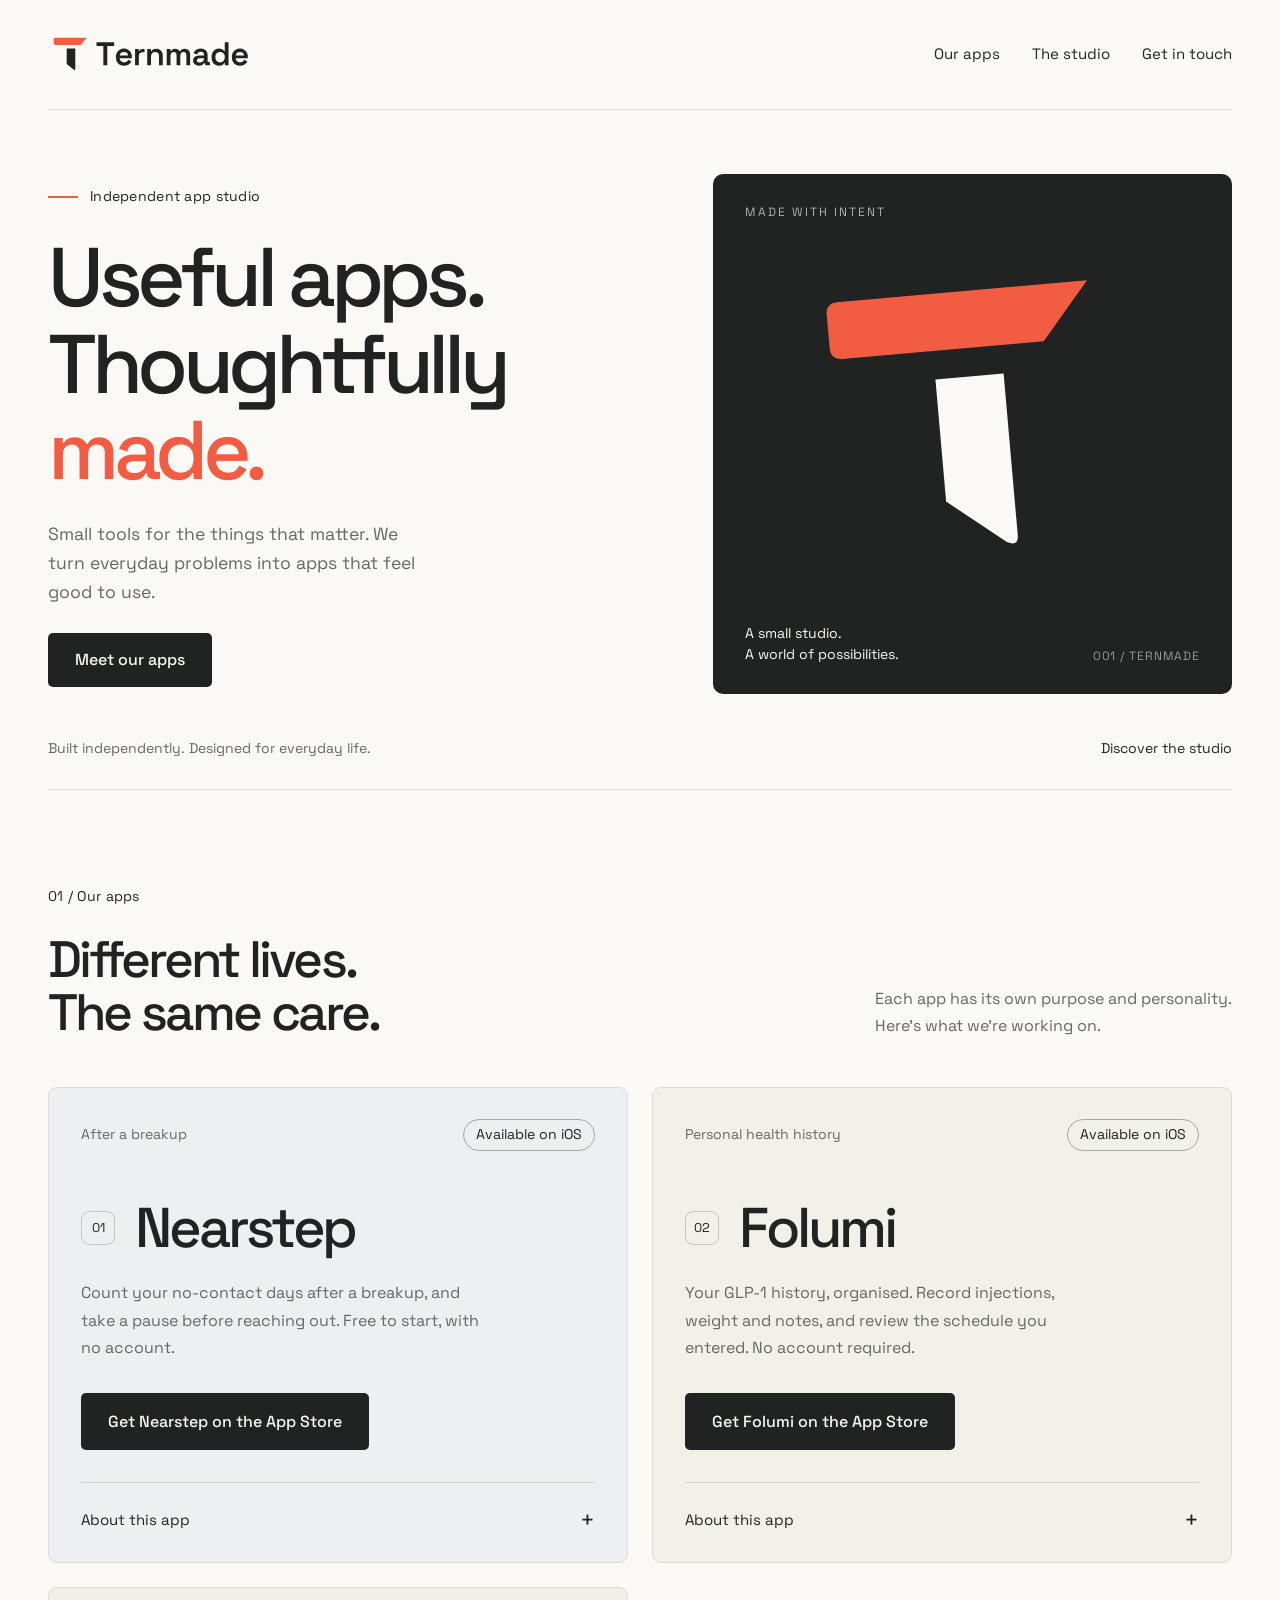
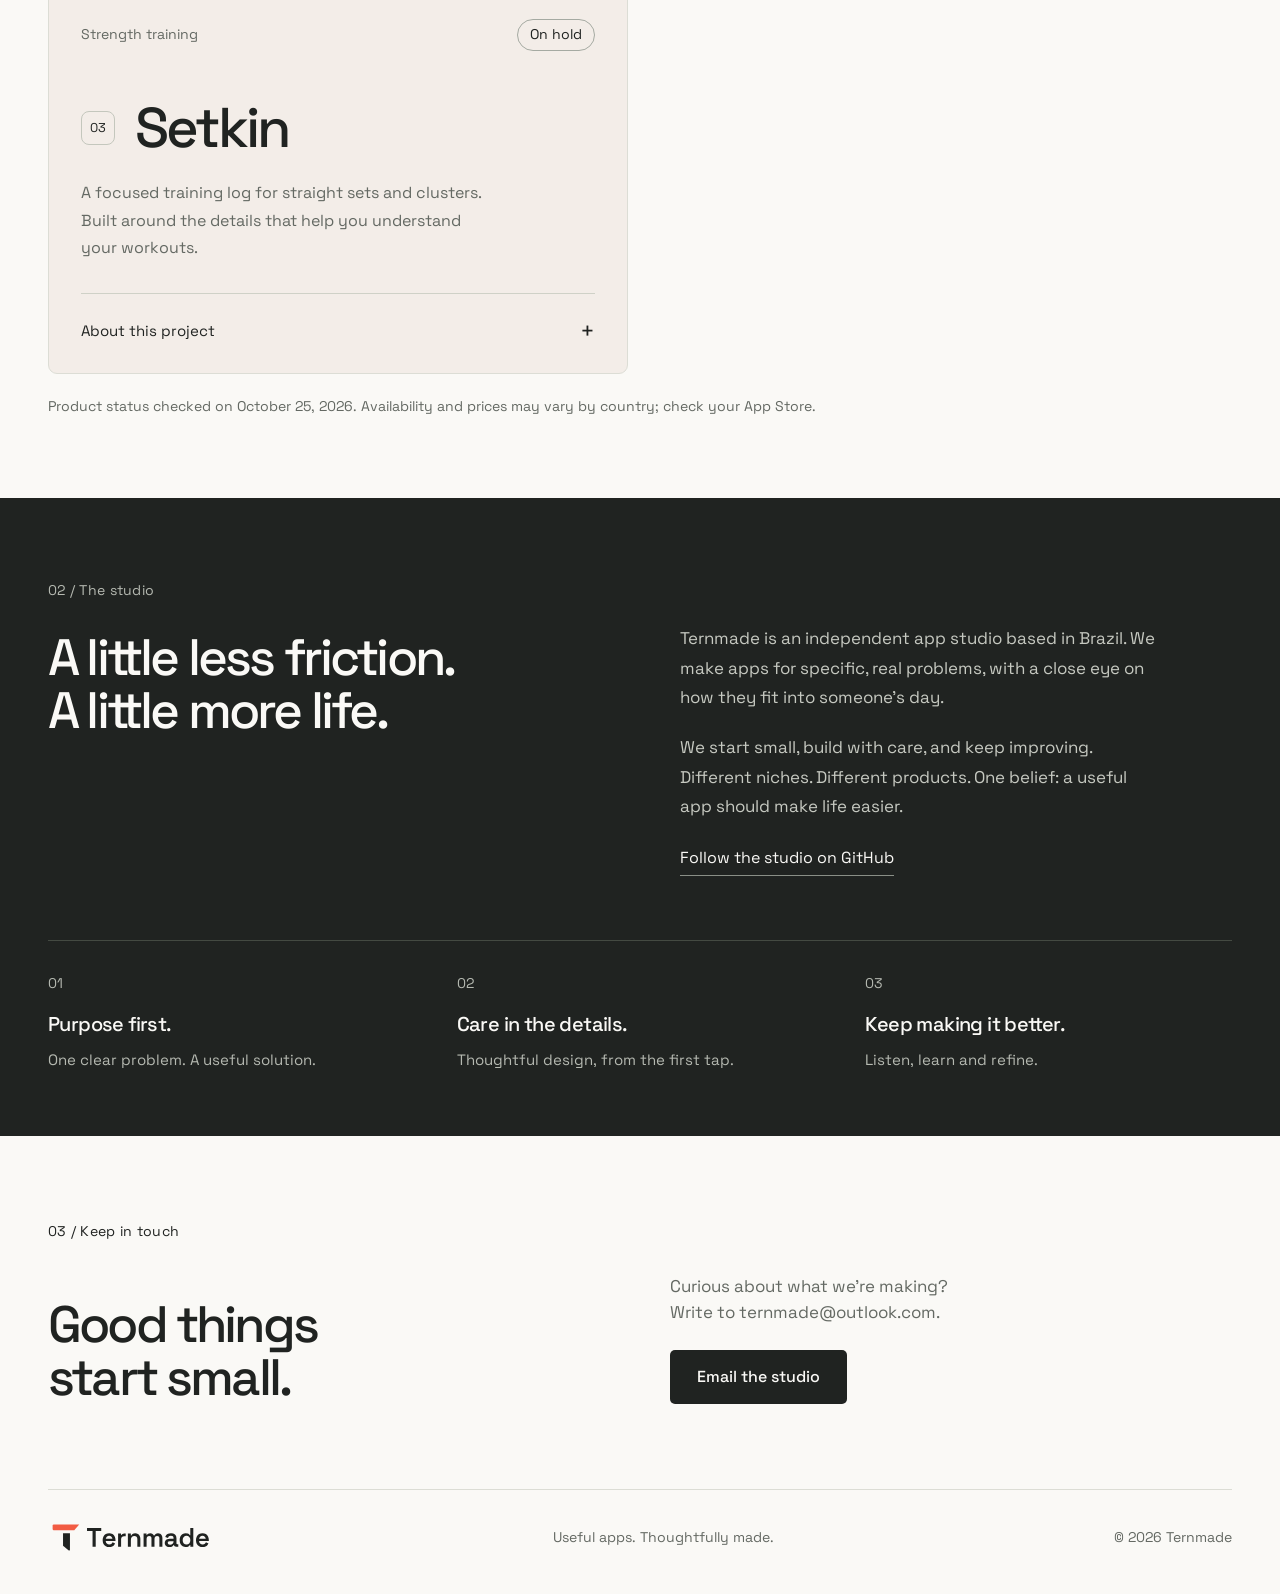
<file: index.html>
<!doctype html>
<html lang="en">
<head>
  <meta charset="utf-8">
  <meta name="viewport" content="width=device-width, initial-scale=1">
  <meta name="theme-color" content="#202321">
  <meta name="description" content="Ternmade is an independent app studio making useful, thoughtfully designed apps for everyday life.">
  <meta property="og:title" content="Ternmade — Independent app studio">
  <meta property="og:description" content="Useful apps. Thoughtfully made.">
  <meta property="og:type" content="website">
  <meta property="og:url" content="https://ternmade.com/">
  <link rel="canonical" href="https://ternmade.com/">
  <title>Ternmade — Independent app studio</title>
  <link rel="icon" href="assets/brand/favicon.svg" type="image/svg+xml">
  <link rel="apple-touch-icon" href="assets/brand/favicon-180.png">
  <link rel="preload" href="assets/fonts/SpaceGrotesk.ttf" as="font" type="font/ttf" crossorigin>
  <link rel="stylesheet" href="style.css">
  <script src="site.js" defer></script>
</head>
<body>
  <a class="skip" href="#main">Skip to content</a>
  <header class="header wrap">
    <a class="brand" href="#" aria-label="Ternmade home"><img src="assets/brand/logo-dark.svg" alt="Ternmade" width="253" height="58"></a>
    <nav aria-label="Main navigation"><a href="#work">Our apps</a><a href="#studio">The studio</a><a href="#contact">Get in touch</a></nav>
  </header>
  <main id="main">
    <section class="hero wrap" aria-labelledby="hero-title">
      <div class="hero-copy">
        <p class="eyebrow"><span class="mini-rule"></span> Independent app studio</p>
        <h1 id="hero-title">Useful apps.<br>Thoughtfully<br><span class="accent">made.</span></h1>
        <p class="intro">Small tools for the things that matter. We turn everyday problems into apps that feel good to use.</p>
        <a class="button" href="#work">Meet our apps</a>
      </div>
      <div class="hero-mark" aria-hidden="true">
        <span class="mark-label">MADE WITH INTENT</span>
        <svg class="large-mark" viewBox="0 0 128 128" focusable="false"><path class="wing" fill="#F25C43" d="M20 22H108L91 42H20Q16 42 16 38V26Q16 22 20 22Z"/><path fill="#FAF9F6" d="M52 52H76V109Q76 113 72 111L52 95Z"/></svg>
        <div class="mark-footer"><span>A small studio.<br>A world of possibilities.</span><span class="edition">001 / TERNMADE</span></div>
      </div>
      <div class="hero-base"><span>Built independently. Designed for everyday life.</span><a href="#studio">Discover the studio</a></div>
    </section>
    <section id="work" class="work wrap" aria-labelledby="work-title">
      <div class="section-head"><p class="eyebrow">01 / Our apps</p><h2 id="work-title">Different lives.<br>The same care.</h2><p>Each app has its own purpose and personality.<br>Here’s what we’re working on.</p></div>
      <div class="projects">
        <article class="project nearstep">
          <div class="project-top"><span class="project-category">After a breakup</span><span class="status">Available on iOS</span></div>
          <div class="project-name"><span class="project-number">01</span><h3>Nearstep</h3></div>
          <p>Count your no-contact days after a breakup, and take a pause before reaching out. Free to start, with no account.</p>
          <p><a class="button" href="https://apps.apple.com/app/id6822081260">Get Nearstep on the App Store</a></p>
          <details><summary>About this app</summary><div class="details-content"><p>Nearstep 2.2 is available on the App Store. Each chosen contact restarts the current count; necessary contact does not. History and earned skies stay. Nearstep Plus is an optional one-time purchase, with no subscription. Android is not publicly available yet.</p><p>Nearstep is not therapy, medical care or emergency support. <a href="https://ternmade.github.io/nearstep/">Explore Nearstep, support and privacy</a>.</p></div></details>
        </article>
        <article class="project folumi">
          <div class="project-top"><span class="project-category">Personal health history</span><span class="status">Available on iOS</span></div>
          <div class="project-name"><span class="project-number">02</span><h3>Folumi</h3></div>
          <p>Your GLP-1 history, organised. Record injections, weight and notes, and review the schedule you entered. No account required.</p>
          <p><a class="button" href="https://apps.apple.com/app/id6817809930">Get Folumi on the App Store</a></p>
          <details><summary>About this app</summary><div class="details-content"><p>Folumi 0.1 is available free on the App Store. Records stay on your device; there is no cloud sync or automatic recovery. Android is not publicly available yet.</p><p>Folumi does not guide dosing or replace care from a health professional. <a href="https://ternmade.github.io/folumi/">Explore Folumi, support and privacy</a>.</p></div></details>
        </article>
        <article class="project setkin">
          <div class="project-top"><span class="project-category">Strength training</span><span class="status">On hold</span></div>
          <div class="project-name"><span class="project-number">03</span><h3>Setkin</h3></div>
          <p>A focused training log for straight sets and clusters. Built around the details that help you understand your workouts.</p>
          <details><summary>About this project</summary><div class="details-content"><p>The first local prototype is preserved while we focus on Nearstep and Folumi. Setkin is not available for public download.</p><p>The name and product direction may evolve as development resumes.</p></div></details>
        </article>
      </div>
      <p class="portfolio-note">Product status checked on October 25, 2026. Availability and prices may vary by country; check your App Store.</p>
    </section>
    <section id="studio" class="studio" aria-labelledby="studio-title">
      <div class="wrap studio-grid">
        <div><p class="eyebrow">02 / The studio</p><h2 id="studio-title">A little less friction.<br>A little more life.</h2></div>
        <div class="studio-copy"><p>Ternmade is an independent app studio based in Brazil. We make apps for specific, real problems, with a close eye on how they fit into someone’s day.</p><p>We start small, build with care, and keep improving. Different niches. Different products. One belief: a useful app should make life easier.</p><a class="text-link" href="https://github.com/Ternmade" target="_blank" rel="noopener noreferrer">Follow the studio on GitHub</a></div>
      </div>
      <div class="wrap principles"><div><span class="principle-number">01</span><h3>Purpose first.</h3><p>One clear problem. A useful solution.</p></div><div><span class="principle-number">02</span><h3>Care in the details.</h3><p>Thoughtful design, from the first tap.</p></div><div><span class="principle-number">03</span><h3>Keep making it better.</h3><p>Listen, learn and refine.</p></div></div>
    </section>
    <section id="contact" class="contact wrap" aria-labelledby="contact-title">
      <p class="eyebrow">03 / Keep in touch</p><div class="contact-row"><h2 id="contact-title">Good things<br>start small.</h2><div><p>Curious about what we’re making?<br>Write to <a href="mailto:ternmade@outlook.com">ternmade@outlook.com</a>.</p><a class="button" href="mailto:ternmade@outlook.com">Email the studio</a></div></div>
    </section>
  </main>
  <footer class="footer wrap"><a href="#" aria-label="Back to top"><img src="assets/brand/logo-dark.svg" width="195" height="44" alt="Ternmade"></a><span>Useful apps. Thoughtfully made.</span><small>© 2026 Ternmade</small></footer>
</body>
</html>
</file>
<file: style.css>
@font-face{font-family:Space;src:url('assets/fonts/SpaceGrotesk.ttf') format('truetype');font-weight:300 700;font-display:swap}
:root{--ink:#202321;--paper:#FAF9F6;--coral:#F25C43;--muted:#646963;--line:#DCDDD5;--font:Space,Arial,sans-serif}
*{box-sizing:border-box}html{scroll-behavior:smooth;scroll-padding-top:2rem}body{margin:0;background:var(--paper);color:var(--ink);font-family:var(--font);font-size:1rem;line-height:1.55}a{color:inherit;text-decoration:none}button,a,summary{-webkit-tap-highlight-color:transparent}a:focus-visible,summary:focus-visible{outline:3px solid var(--coral);outline-offset:5px}img{max-width:100%;display:block;height:auto}h1,h2,h3,p{margin:0}h1,h2,h3{font-weight:500;line-height:1.04}h1{font-size:clamp(3.5rem,6.5vw,6.25rem);letter-spacing:-.065em}h2{font-size:clamp(2.4rem,4vw,3.8rem);letter-spacing:-.055em}h3{font-size:1.4rem;letter-spacing:-.03em}.wrap{width:min(1216px,calc(100% - 96px));margin-inline:auto}.header{display:flex;align-items:center;justify-content:space-between;padding-block:30px;border-bottom:1px solid var(--line)}.brand{width:205px}.header nav{display:flex;gap:32px;font-size:.94rem}.header nav a{border-bottom:1px solid transparent;padding-block:6px}.header nav a:hover{border-color:var(--ink)}.skip{position:absolute;top:-100px;left:1rem;z-index:9;background:var(--ink);color:white;padding:1rem}.skip:focus{top:1rem}.eyebrow{font-size:.88rem;letter-spacing:.02em;display:flex;align-items:center;gap:12px}.mini-rule{width:30px;height:2px;background:var(--coral)}.hero{padding-top:64px;display:grid;grid-template-columns:1.16fr 1fr;gap:44px 64px;align-items:stretch}.hero-copy{padding-top:12px}.hero-copy .eyebrow{margin-bottom:26px}.accent{color:var(--coral)}.intro{max-width:390px;color:var(--muted);font-size:1.1rem;line-height:1.65;margin:26px 0}.button{display:inline-flex;align-items:center;justify-content:center;background:var(--ink);color:var(--paper);font-weight:500;font-size:1rem;padding:15px 27px;border-radius:5px;min-height:48px;transition:background .18s,transform .18s}.button:hover{background:#373D37;transform:translateY(-2px)}.hero-mark{background:var(--ink);min-height:520px;border-radius:10px;display:flex;flex-direction:column;justify-content:space-between;padding:29px 32px;position:relative;overflow:hidden}.mark-label{color:var(--paper);font-size:.75rem;letter-spacing:.17em;opacity:.65}.large-mark{width:min(90%,365px);height:auto;align-self:center;margin:5px 0 28px;transform:rotate(-5deg)}.hero-mark .wing{transform-origin:center;transition:transform .8s}.hero-mark:hover .wing{transform:translateX(3px)}.mark-footer{display:flex;justify-content:space-between;align-items:flex-end;color:var(--paper);font-size:.88rem;line-height:1.5}.edition{font-size:.75rem;letter-spacing:.08em;opacity:.55}.hero-base{grid-column:1/-1;border-bottom:1px solid var(--line);padding-bottom:29px;display:flex;justify-content:space-between;gap:20px;font-size:.88rem;color:var(--muted)}.hero-base a{color:var(--ink)}.work{padding-block:96px 80px;scroll-margin-top:40px}.section-head{display:grid;grid-template-columns:1fr 1.5fr;gap:25px 40px;align-items:end;margin-bottom:48px}.section-head .eyebrow{grid-column:1/-1}.section-head>p:last-child{color:var(--muted);max-width:410px;justify-self:end;line-height:1.7}.projects{display:grid;grid-template-columns:1fr 1fr;gap:24px}.project{border:1px solid var(--line);border-radius:9px;min-width:0;padding:31px 32px 24px;background:#F1F1EA}.project.setkin{background:#F3EDE8}.project.nearstep{background:#EDEFF0}.details-content a{border-bottom:1px solid #A5AAA2}.project-top{display:flex;justify-content:space-between;gap:15px;align-items:center;font-size:.88rem}.project-category{color:var(--muted)}.status{border:1px solid #A5AAA2;border-radius:50px;padding:4px 12px;white-space:nowrap}.project-name{display:flex;align-items:center;gap:20px;padding-block:48px 22px}.project-number{font-size:.8rem;border:1px solid #C4C7BD;display:grid;place-items:center;width:34px;height:34px;border-radius:8px}.project-name h3{font-size:3.5rem;letter-spacing:-.055em}.project>p{max-width:410px;color:var(--muted);line-height:1.7;margin-bottom:32px}.project details{border-top:1px solid #CFD1C7;padding-top:18px}.project summary{cursor:pointer;display:flex;justify-content:space-between;align-items:center;gap:16px;font-size:.94rem;list-style:none;min-height:30px}.project summary::-webkit-details-marker{display:none}.project summary:after{content:'+';font-size:1.5rem;font-weight:400}.project details[open] summary:after{content:'−'}.details-content{padding-top:16px;color:var(--muted);font-size:.94rem}.details-content p+p{margin-top:12px}.portfolio-note{margin-top:22px;font-size:.88rem;color:var(--muted)}.studio{background:var(--ink);color:var(--paper);padding:82px 0 64px;scroll-margin-top:20px}.studio-grid{display:grid;grid-template-columns:1fr 1fr;gap:80px}.studio .eyebrow{color:#B5B9B1;margin-bottom:29px}.studio-copy{padding-top:44px;max-width:475px}.studio-copy p{font-size:1.06rem;line-height:1.75;color:#C6C9C1}.studio-copy p+p{margin-top:20px}.text-link{display:inline-block;border-bottom:1px solid #8A8F87;margin-top:24px;padding-bottom:4px}.text-link:hover{color:#FF7B64}.principles{display:grid;grid-template-columns:1fr 1fr 1fr;gap:42px;margin-top:64px;padding-top:32px;border-top:1px solid #444A42}.principle-number{color:#B5B9B1;font-size:.88rem;display:block;margin-bottom:20px}.principles h3{font-size:1.25rem;margin-bottom:13px}.principles p{color:#B5B9B1;font-size:.94rem;line-height:1.6}.contact{padding-block:85px}.contact .eyebrow{margin-bottom:30px}.contact-row{display:grid;grid-template-columns:1fr 1fr;align-items:end;gap:60px}.contact-row p{font-size:1.06rem;color:var(--muted);margin-bottom:24px}.footer{display:flex;justify-content:space-between;align-items:center;gap:22px;border-top:1px solid var(--line);padding-block:28px 36px;font-size:.88rem}.footer img{width:165px}.footer span{color:var(--muted)}.footer small{font-size:.88rem;color:var(--muted)}
@media(min-width:1600px){.hero{padding-top:84px}}
@media(max-width:1000px){.wrap{width:calc(100% - 64px)}.hero{gap:35px}.hero-mark{min-height:470px;padding:26px}.hero-copy h1{font-size:4.25rem}.hero-copy .intro{font-size:1rem}.edition{display:none}.project{padding:25px}.project-top{align-items:flex-start;flex-direction:column;gap:10px}.project-name h3{font-size:3rem}.studio-grid{gap:45px}.footer{flex-wrap:wrap}.section-head>p:last-child{max-width:350px}}
@media(max-width:700px){.wrap{width:calc(100% - 40px)}.header{padding-block:22px;gap:20px}.brand{width:165px}.header nav{gap:18px;font-size:.88rem}.header nav a:nth-child(2),.header nav a:nth-child(3){display:none}.hero{padding-top:42px;grid-template-columns:1fr;gap:30px}.hero-copy{padding-top:0}.hero-copy h1{font-size:clamp(3.8rem,14vw,5rem)}.hero-copy .eyebrow{margin-bottom:24px}.intro{max-width:360px}.hero-mark{min-height:365px;max-height:440px;margin-top:6px;padding:25px}.large-mark{width:230px;margin:-10px 0 10px;transform:rotate(-5deg)}.mark-footer{font-size:.88rem}.edition{display:block}.hero-base{flex-direction:column;gap:7px;padding-bottom:22px}.work{padding-block:58px}.section-head{grid-template-columns:1fr;gap:22px;margin-bottom:30px}.section-head>p:last-child{justify-self:start;max-width:100%}.projects{grid-template-columns:1fr;gap:18px}.project{padding:25px}.project-top{flex-direction:row;align-items:center;gap:16px}.project-name{padding-top:36px}.project-name h3{font-size:3rem}.studio{padding-block:54px 44px}.studio-grid{grid-template-columns:1fr;gap:24px}.studio-copy{padding-top:0}.studio .eyebrow{margin-bottom:24px}.principles{grid-template-columns:1fr;gap:26px;margin-top:36px;padding-top:28px}.principles>div{display:grid;grid-template-columns:35px 1fr;gap:8px 10px}.principle-number{grid-row:1/3;margin:2px 0 0}.principles h3{margin:0}.principles p{grid-column:2}.contact{padding-block:54px}.contact-row{grid-template-columns:1fr;gap:26px}.footer{flex-direction:column;align-items:flex-start;gap:12px;padding-block:26px}.footer img{width:160px}.portfolio-note{font-size:.88rem}}
@media(max-width:360px){.project-top{align-items:flex-start;flex-direction:column}.header{gap:12px}.brand{width:150px}.hero-copy h1{font-size:3.4rem}.edition{display:none}}
@media(prefers-reduced-motion:reduce){html{scroll-behavior:auto}*,*:before,*:after{transition:none!important;animation:none!important}}
/* Keep enlarged text inside the layout instead of letting grid min-content
   sizing create horizontal scrolling. This also protects translated copy. */
h1,h2,h3,p{overflow-wrap:anywhere}
.hero>*,.section-head>*,.studio-grid>*,.contact-row>*,.principles>*{min-width:0}
.hero{grid-template-columns:minmax(0,1.16fr) minmax(0,1fr)}
.project-name h3{min-width:0}
.project-top,.mark-footer{flex-wrap:wrap}
.status{max-width:100%;white-space:normal}
@media(max-width:700px){.hero{grid-template-columns:minmax(0,1fr)}}
</file>
